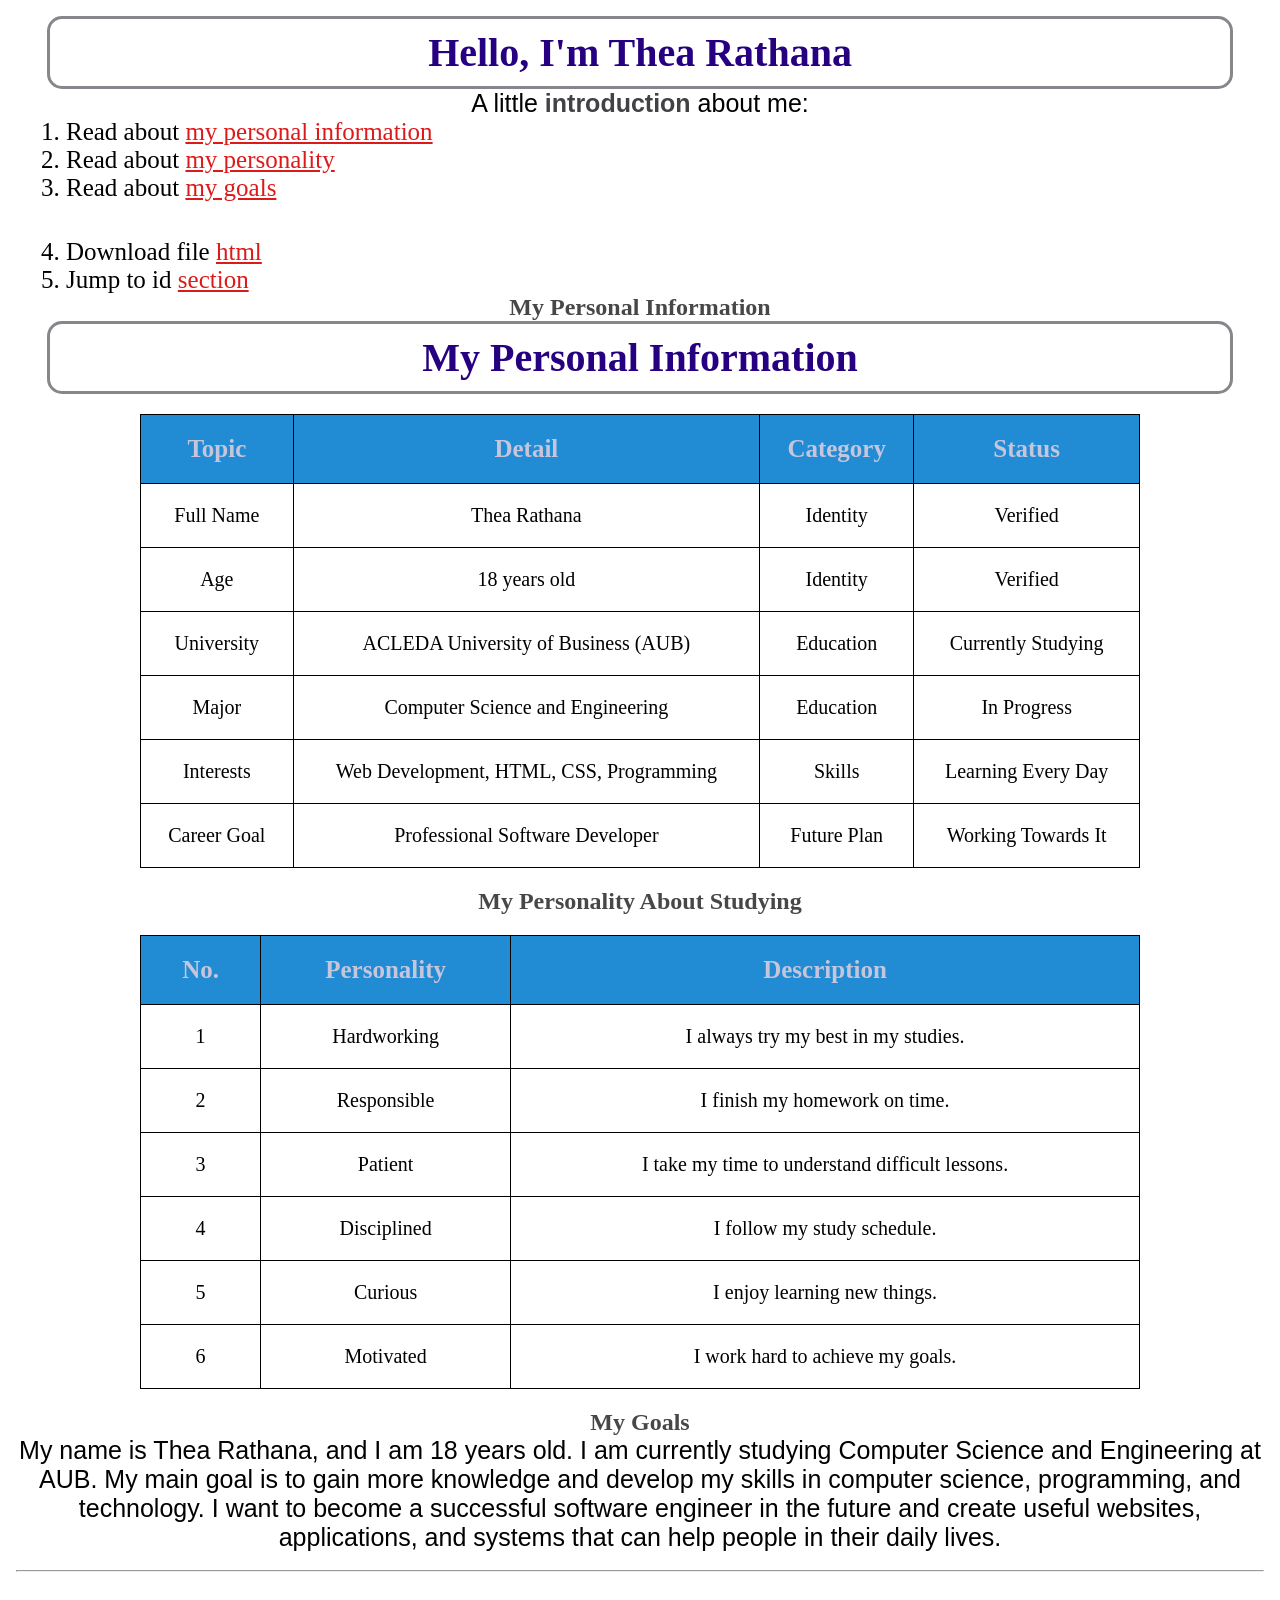
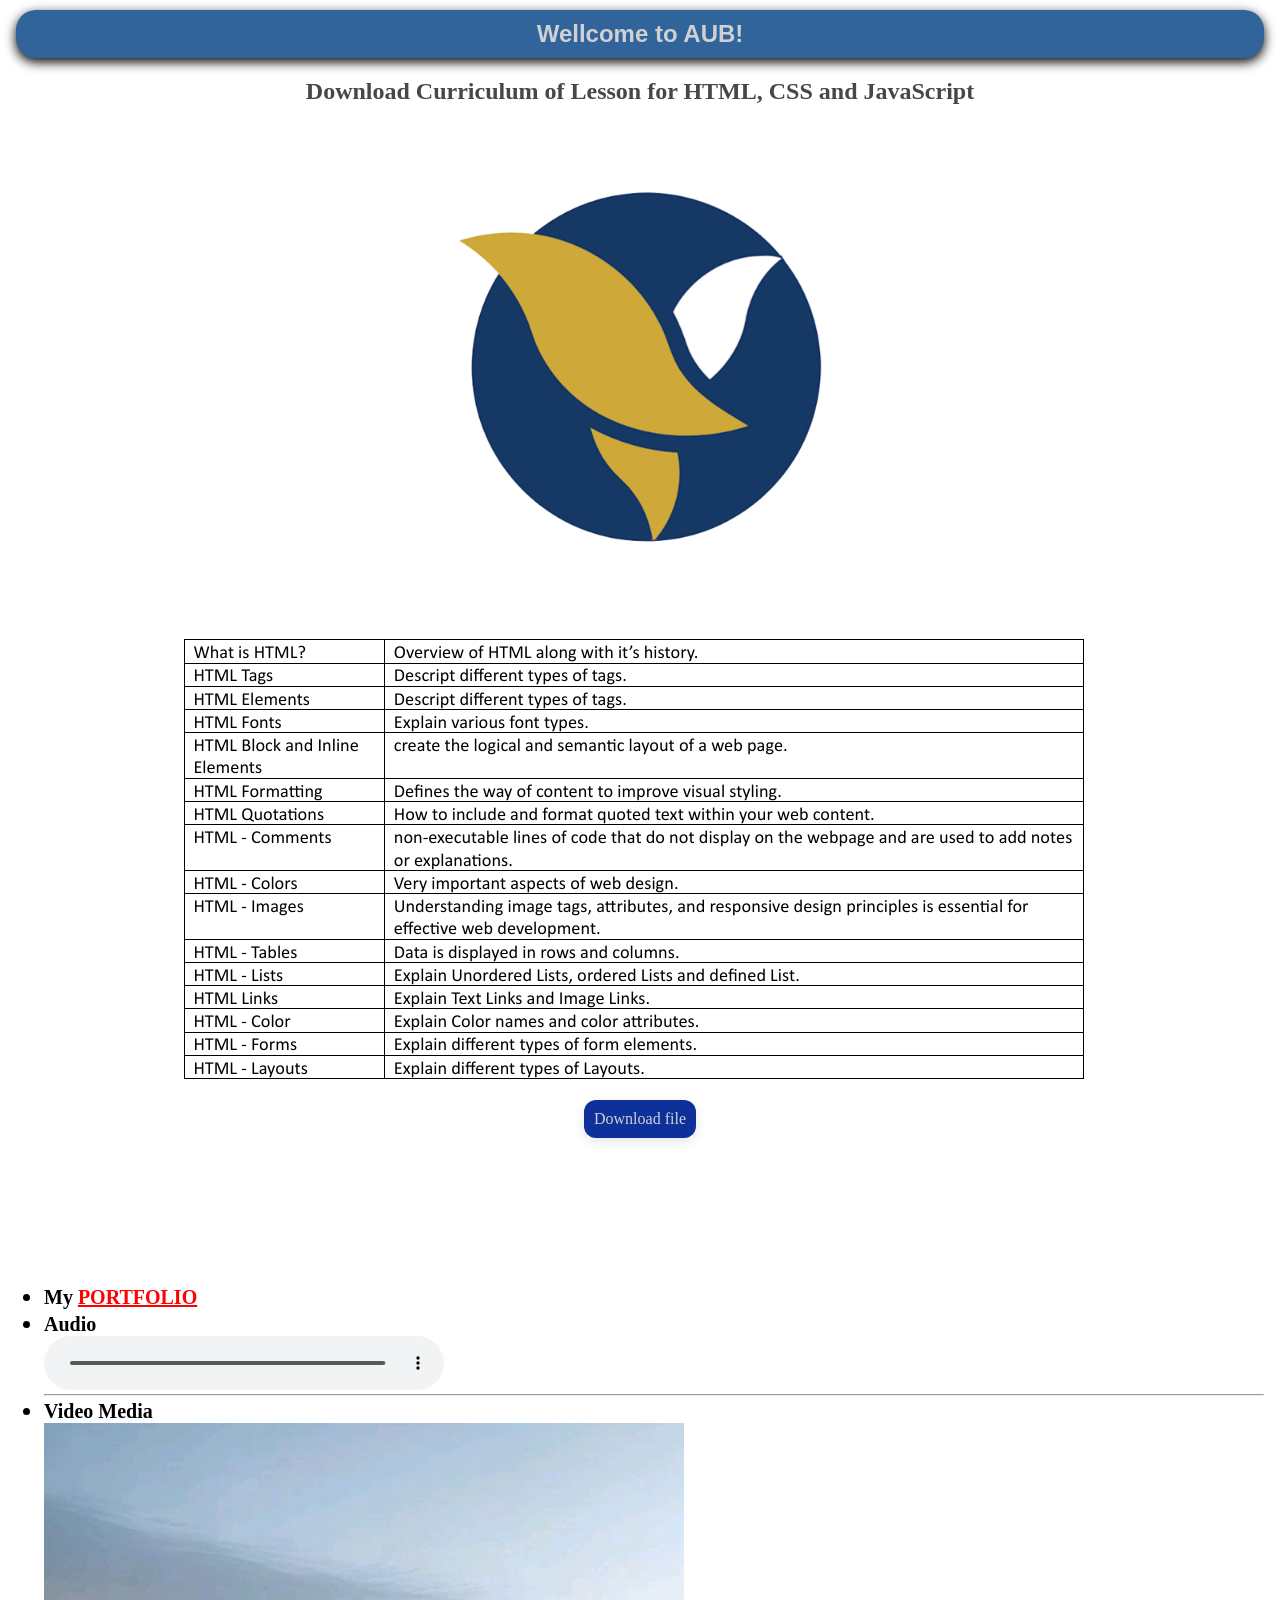
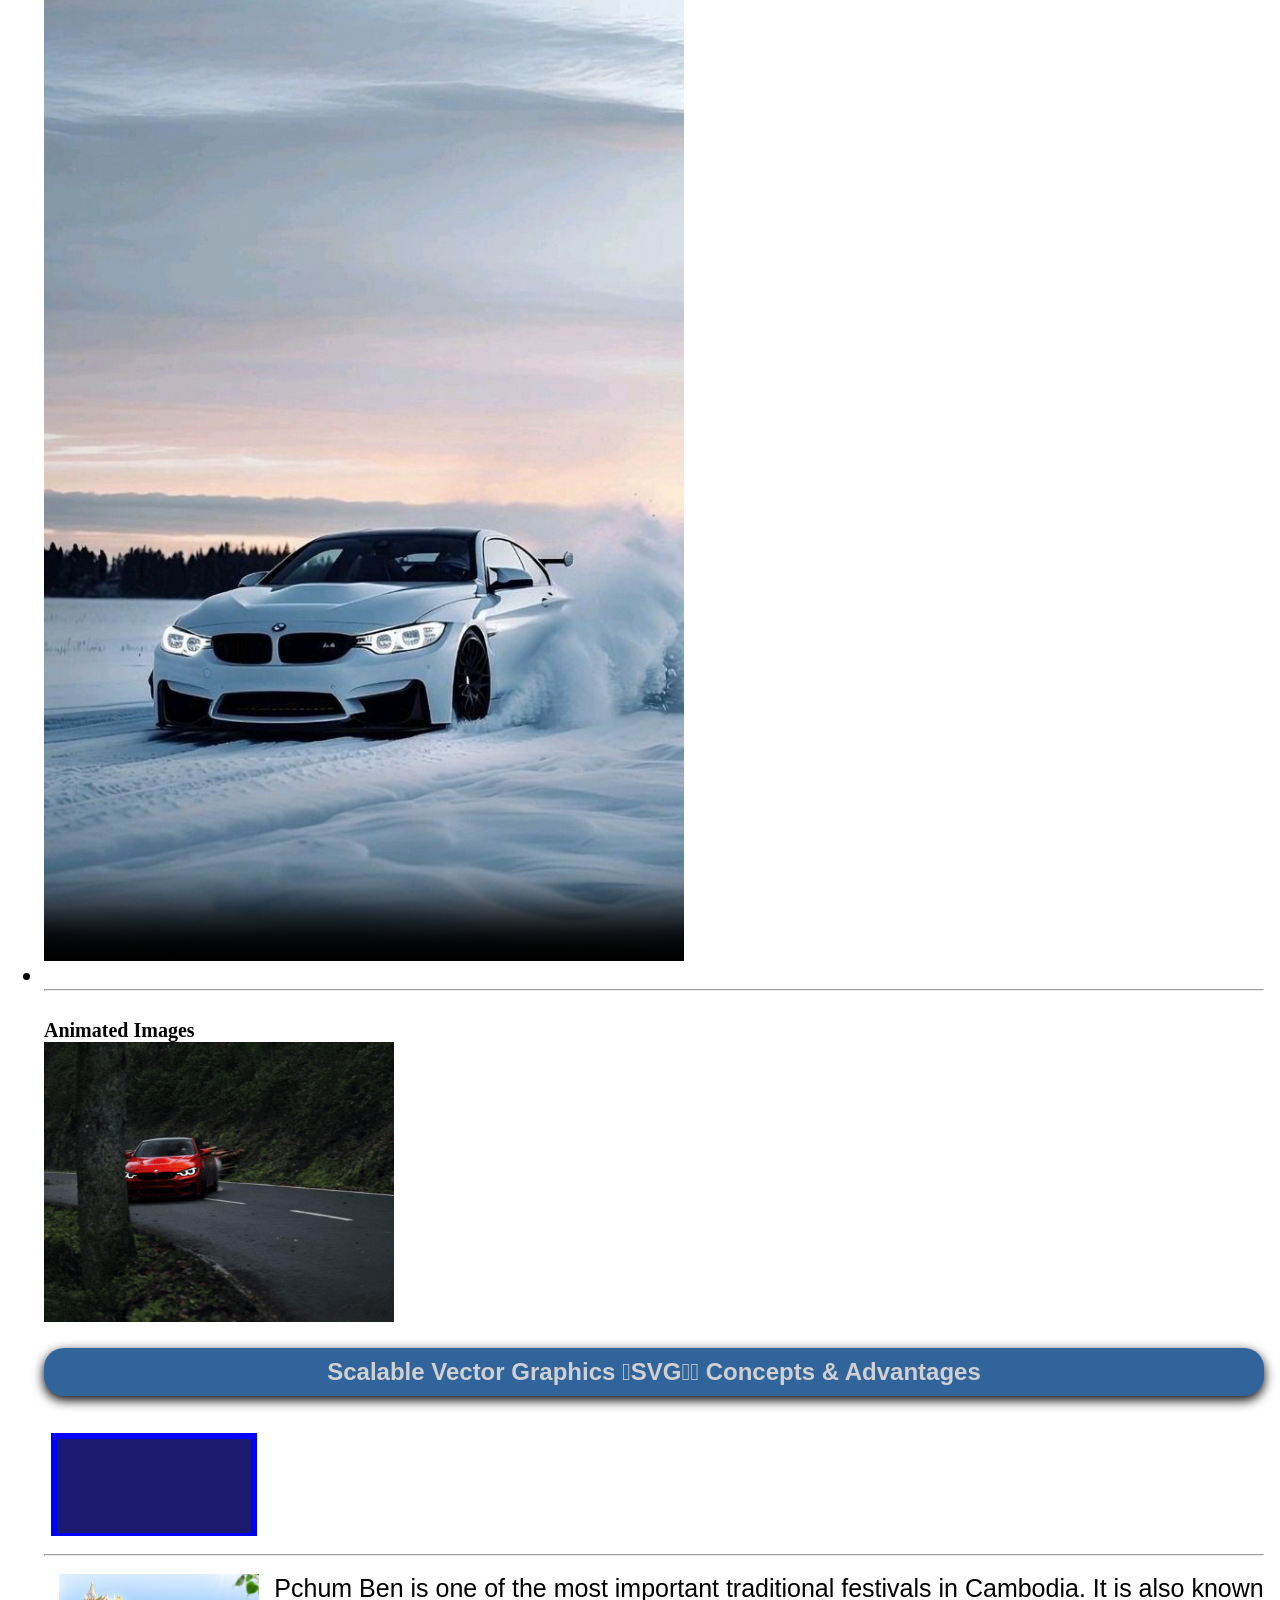
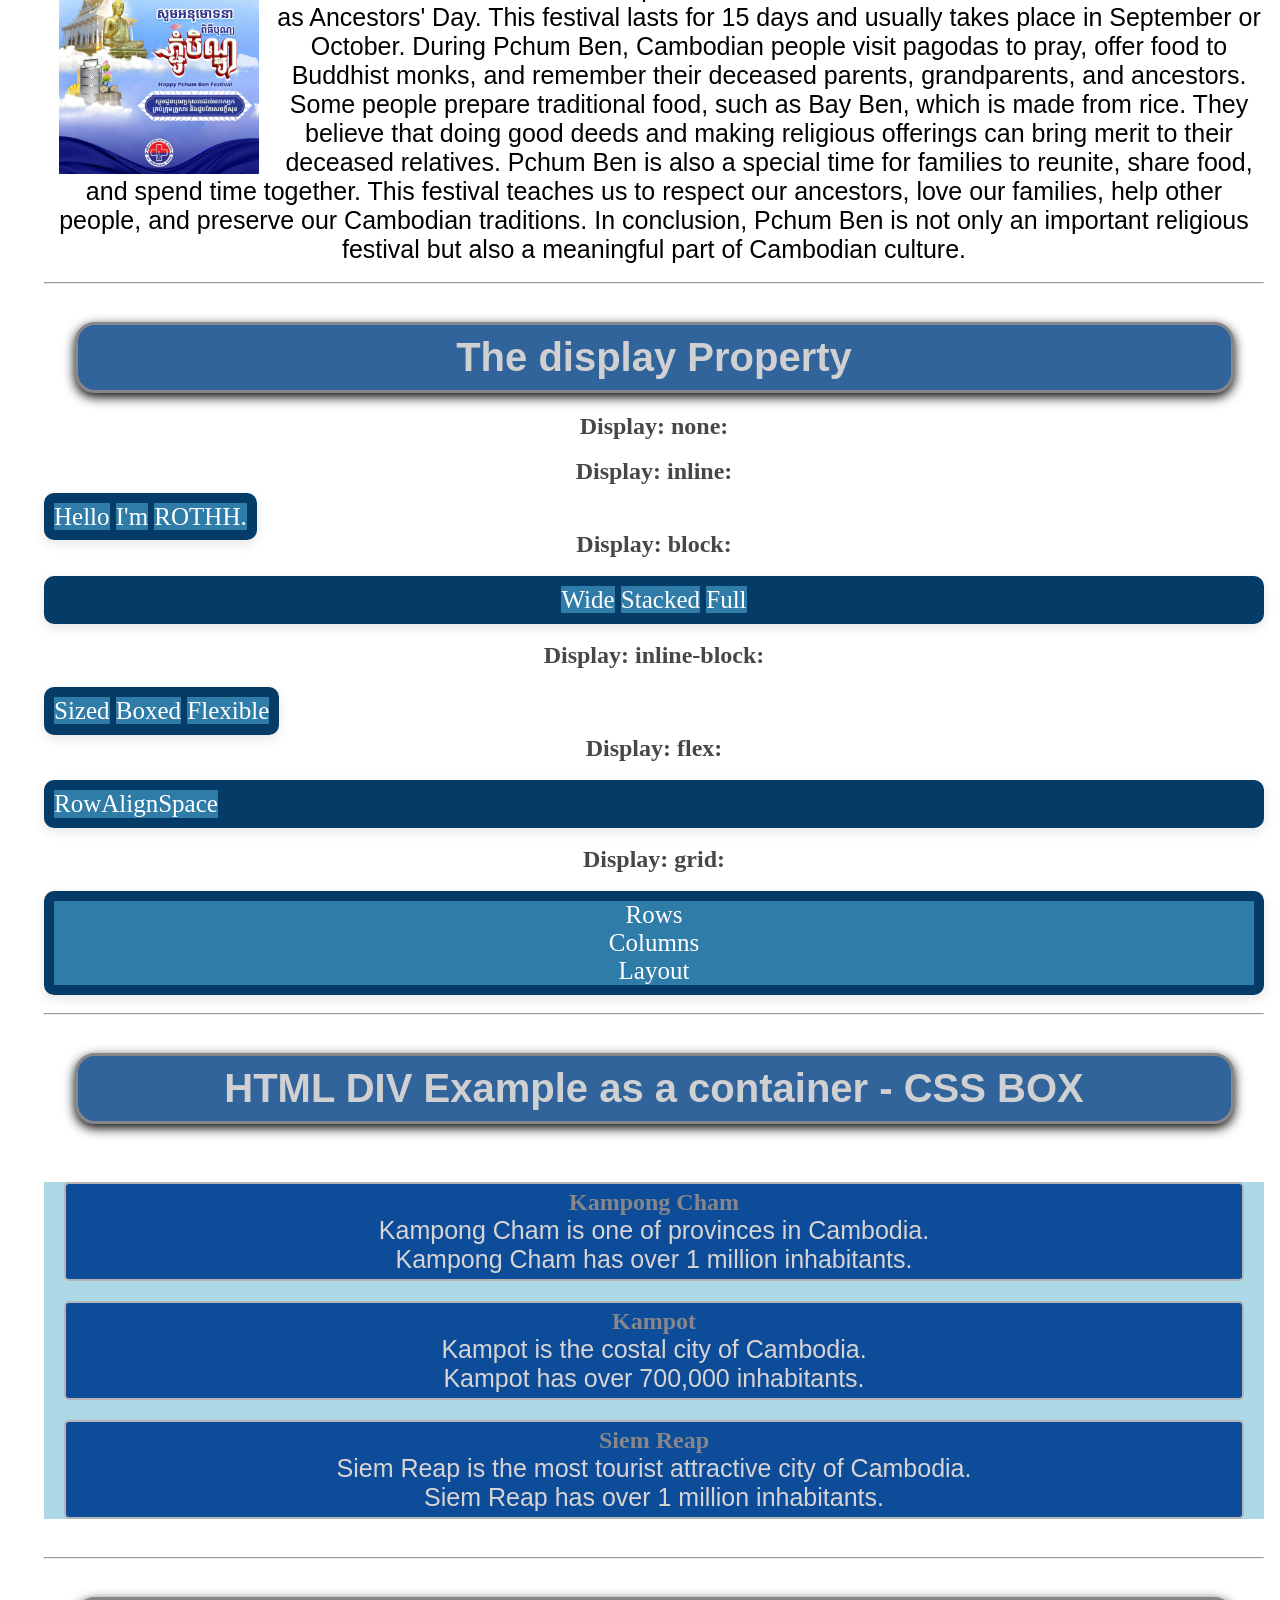
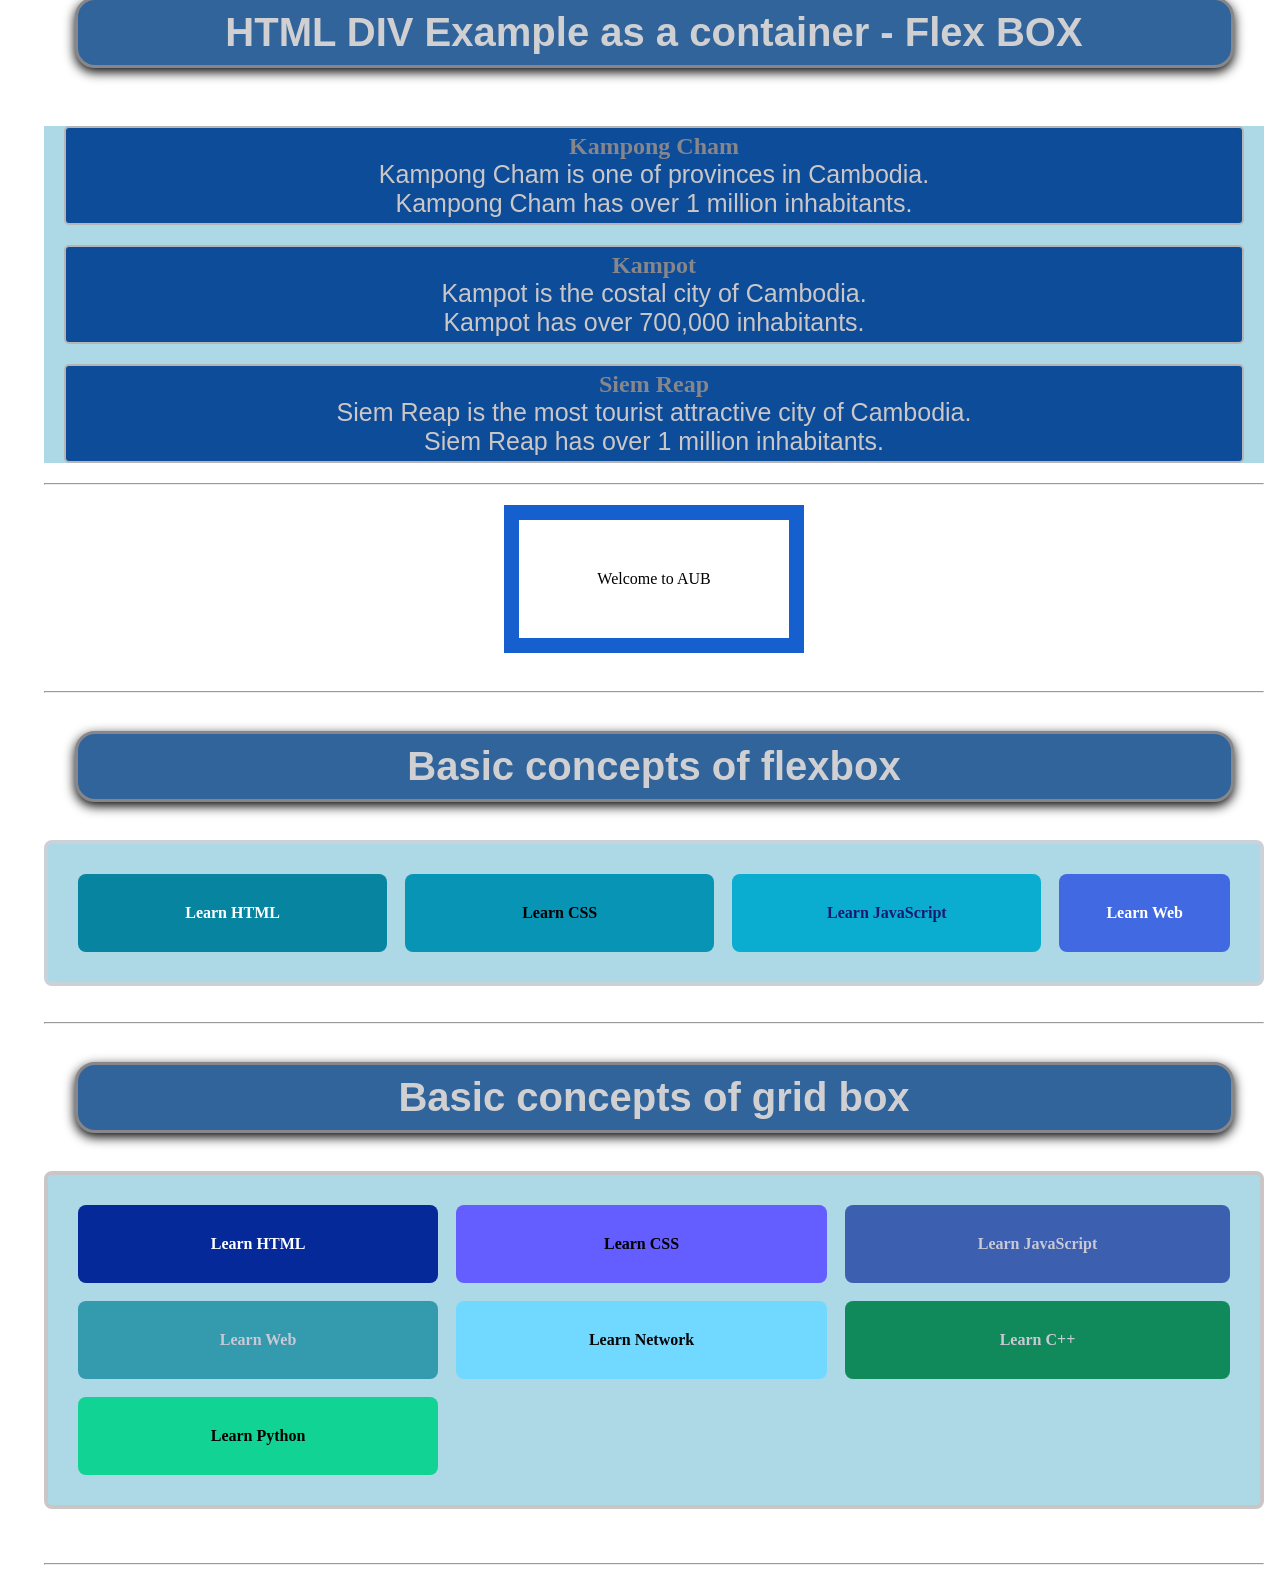
<file: index.html>
<!DOCTYPE html>
<html lang="en">

<head>
    <meta charset="UTF-8">
    <meta name="viewport" content="width=device-width, initial-scale=1.0">
    <title>Student AUB Project</title>
    <style>
        html,
        body {
            scroll-behavior: smooth;
        }

        table,
        td,
        th {
            border: 1px solid #000000;
            border-collapse: collapse;
            text-align: center;


        }

        h2 {
            text-align: center;
            color: black;
        }

        th {
            background-color: oklch(61.737% 0.1421 244.5);

        }

        #class1 {
            text-align: center;
        }
    </style>
    <link rel="stylesheet" href="thea.css">
    <link rel="icon" href="AUB.png">


</head>

<body>

    <div>
        <h1>Hello, I'm Thea Rathana</h1>
        <div>
            <p>A little <b>introduction</b> about me:</p>
            <ol>
                <li>Read about <a href="#info">my personal information</a></li>
                <li>Read about <a href="#infor">my personality</a></li>
                <li>Read about <a href="#inforn">my goals</a></li> <br> <br>
                <li>Download file <a href="#img2">html</a></li>
                <li>Jump to id <a href="#yes5">section</a></li>

            </ol>
        </div>
        <h2 id="info">My Personal Information</h2>
        <div>
            <h1 id="info" class="center-col">My Personal Information</h1>
            <table class="int">
                <thead>
                    <tr class="background">
                        <th>Topic</th>
                        <th>Detail</th>
                        <th>Category</th>
                        <th>Status</th>
                    </tr>
                </thead>
                <tbody>
                    <tr>
                        <td>Full Name</td>
                        <td>Thea Rathana</td>
                        <td>Identity</td>
                        <td>Verified</td>
                    </tr>
                    <tr>
                        <td>Age</td>
                        <td>18 years old</td>
                        <td>Identity</td>
                        <td>Verified</td>
                    </tr>
                    <tr>
                        <td>University</td>
                        <td>ACLEDA University of Business (AUB)</td>
                        <td>Education</td>
                        <td>Currently Studying</td>
                    </tr>
                    <tr>
                        <td>Major</td>
                        <td>Computer Science and Engineering</td>
                        <td>Education</td>
                        <td>In Progress</td>
                    </tr>
                    <tr>
                        <td>Interests</td>
                        <td>Web Development, HTML, CSS, Programming</td>
                        <td>Skills</td>
                        <td>Learning Every Day</td>
                    </tr>
                    <tr>
                        <td>Career Goal</td>
                        <td>Professional Software Developer</td>
                        <td>Future Plan</td>
                        <td>Working Towards It</td>
                    </tr>
                </tbody>
            </table>
        </div>




        <h2 id="infor">My Personality About Studying</h2>
        <table>
            <tr>
                <th>No.</th>
                <th>Personality</th>
                <th>Description</th>
            </tr>
            <tr>
                <td>1</td>
                <td>Hardworking</td>
                <td>I always try my best in my studies.</td>
            </tr>
            <tr>
                <td>2</td>
                <td>Responsible</td>
                <td>I finish my homework on time.</td>
            </tr>
            <tr>
                <td>3</td>
                <td>Patient</td>
                <td>I take my time to understand difficult lessons.</td>
            </tr>
            <tr>
                <td>4</td>
                <td>Disciplined</td>
                <td>I follow my study schedule.</td>
            </tr>
            <tr>
                <td>5</td>
                <td>Curious</td>
                <td>I enjoy learning new things.</td>
            </tr>
            <tr>
                <td>6</td>
                <td>Motivated</td>
                <td>I work hard to achieve my goals.</td>
            </tr>
        </table>

        <h2 id="inforn">My Goals</h2>
        <p class="inner">My name is Thea Rathana, and I am 18 years old. I am currently studying Computer Science and
            Engineering at
            AUB. My main goal is to gain more knowledge and develop my skills in computer science, programming, and
            technology. I want to become a successful software engineer in the future and create useful websites,
            applications, and systems that can help people in their daily lives.</p>
        <br>
        <hr>
        <br>


    </div>
    <h2 id="class3">Wellcome to AUB!</h2>
    <h2>Download Curriculum of Lesson for HTML, CSS and JavaScript</h2>
    <div id="img2">
        <img id="img" src="AUB.png" alt="aub"><img src="HTML.png" alt="html">
        <a class="yes2" href="file.pdf" download>Download file</a>
    </div>
    <div id="class1">
        <br><br><br><br>
    </div>
    <ul>
        <li>
            <h3 id="yes5">My <a class="yes1" href="basic.html">PORTFOLIO</a></h3>

        <li>
            <h3>Audio</h3>
        </li>

        <audio controls preload="metadata" style="width: 100%; max-width: 400px;">
            <source src="iphone.mp3" type="audio/mpeg"> Your browser does not support audio.
        </audio>

        </li>
        <hr>
        <li>
            <h3>Video Media</h3>

            <video width="640" height="360" poster="car1.png" controls
                style="width: 100%; max-width: 640px; height: auto;">
                <source src="car.mp4" type="video/mp4">
            </video>

        </li>
        <li>
            <br>
            <hr>
            <br>

            <h3>Animated Images</h3>
            <img src="caar.gif" alt="Computer man" style="width: min(100%, 350px); height: auto;">
        </li>


        <h2 id="class3">Scalable Vector Graphics SVG Concepts & Advantages</h2>

        <svg width="400" height="120">
            <rect x="10" y="20" width="200" height="100" stroke="blue" stroke-width="6" fill="midnightblue" />
        </svg>
        <br>
        <hr>
        <br>
        <div>
            <img class="img" src="pchom.png" alt="pchom ben">
            <p>

                Pchum Ben is one of the most important traditional festivals in Cambodia. It is also known as Ancestors'
                Day. This festival lasts for 15 days and usually takes place in September or October. During Pchum Ben,
                Cambodian people visit pagodas to pray, offer food to Buddhist monks, and remember their deceased
                parents, grandparents, and ancestors. Some people prepare traditional food, such as Bay Ben, which is
                made from rice. They believe that doing good deeds and making religious offerings can bring merit to
                their deceased relatives. Pchum Ben is also a special time for families to reunite, share food, and
                spend time together. This festival teaches us to respect our ancestors, love our families, help other
                people, and preserve our Cambodian traditions. In conclusion, Pchum Ben is not only an important
                religious festival but also a meaningful part of Cambodian culture.
            </p>
        </div>
        <br>
        <hr>
        <br>
        <h1 id="class3">The display Property</h1>

        <h2>Display: none:</h2><br>
        <div>
            <p class="ex1">
                <span>Text 1</span>
                <span>Text 2</span>
                <span>Text 3</span>
            </p>

            <h2>Display: inline:</h2><br>
            <p class="ex2">
                <span>Hello</span>
                <span>I'm</span>
                <span>ROTHH.</span>
            </p>

            <h2>Display: block:</h2><br>
            <p class="ex3">
                <span>Wide</span>
                <span>Stacked</span>
                <span>Full</span>
            </p>
            <br>

            <h2>Display: inline-block:</h2><br>
            <p class="ex4">
                <span>Sized</span>
                <span>Boxed</span>
                <span>Flexible</span>
            </p><br>

            <h2>Display: flex:</h2><br>
            <p class="ex5">
                <span>Row</span>
                <span>Align</span>
                <span>Space</span>
            </p><br>

            <h2>Display: grid:</h2><br>
            <p class="ex6">
                <span>Rows</span>
                <span>Columns</span>
                <span>Layout</span>
            </p>
        </div>
        <br>
        <hr>
        <br>
        <h1 id="class3">HTML DIV Example as a container - CSS BOX </h1><br>
        <div style="background: lightblue;">
            <div class="city">
                <h2 class="color1">Kampong Cham</h2>
                <p>Kampong Cham is one of provinces in Cambodia.</p>
                <p>Kampong Cham has over 1 million inhabitants.</p>
            </div>

            <div class="city">
                <h2 class="color1">Kampot</h2>
                <p>Kampot is the costal city of Cambodia.</p>
                <p>Kampot has over 700,000 inhabitants.</p>
            </div>

            <div class="city">
                <h2 class="color1">Siem Reap</h2>
                <p>Siem Reap is the most tourist attractive city of Cambodia.</p>
                <p>Siem Reap has over 1 million inhabitants.</p>
            </div>
        </div>
        <br>
        <hr>
        <br>


        <h1 id="class3">HTML DIV Example as a container - Flex BOX </h1><br>
        <div style="background: lightblue;">
            <div class="flexbox">
                <h2 class="color1">Kampong Cham</h2>
                <p>Kampong Cham is one of provinces in Cambodia.</p>
                <p>Kampong Cham has over 1 million inhabitants.</p>
            </div>

            <div class="flexbox">
                <h2 class="color1">Kampot</h2>
                <p>Kampot is the costal city of Cambodia.</p>
                <p>Kampot has over 700,000 inhabitants.</p>
            </div>

            <div class="flexbox">
                <h2 class="color1">Siem Reap</h2>
                <p>Siem Reap is the most tourist attractive city of Cambodia.</p>
                <p>Siem Reap has over 1 million inhabitants.</p>
            </div>
        </div>
        <hr>
        <div id="box">Welcome to AUB </div>
        <br>
        <hr>
        <br>

        <h1 id="class3">Basic concepts of flexbox</h1><br>
        <div class="box">
            <div class="item html">Learn HTML</div>
            <div class="item css">Learn CSS</div>
            <div class="item javaScript">Learn JavaScript</div>
            <div class="item web">Learn Web</div>
        </div>
        <br><br>
        <hr>
        <br>

        <h1 id="class3">Basic concepts of grid box</h1><br>
        <div class=" gridbox">
            <div class="item htm">Learn HTML</div>
            <div class="item csa">Learn CSS</div>
            <div class="item javaScrip">Learn JavaScript</div>
            <div class="item wei">Learn Web</div>
            <div class="item net">Learn Network</div>
            <div class="item c">Learn C++</div>
            <div class="item python">Learn Python</div>
        </div>
        <br><br><br><br>
        <hr>
</body>
</file>
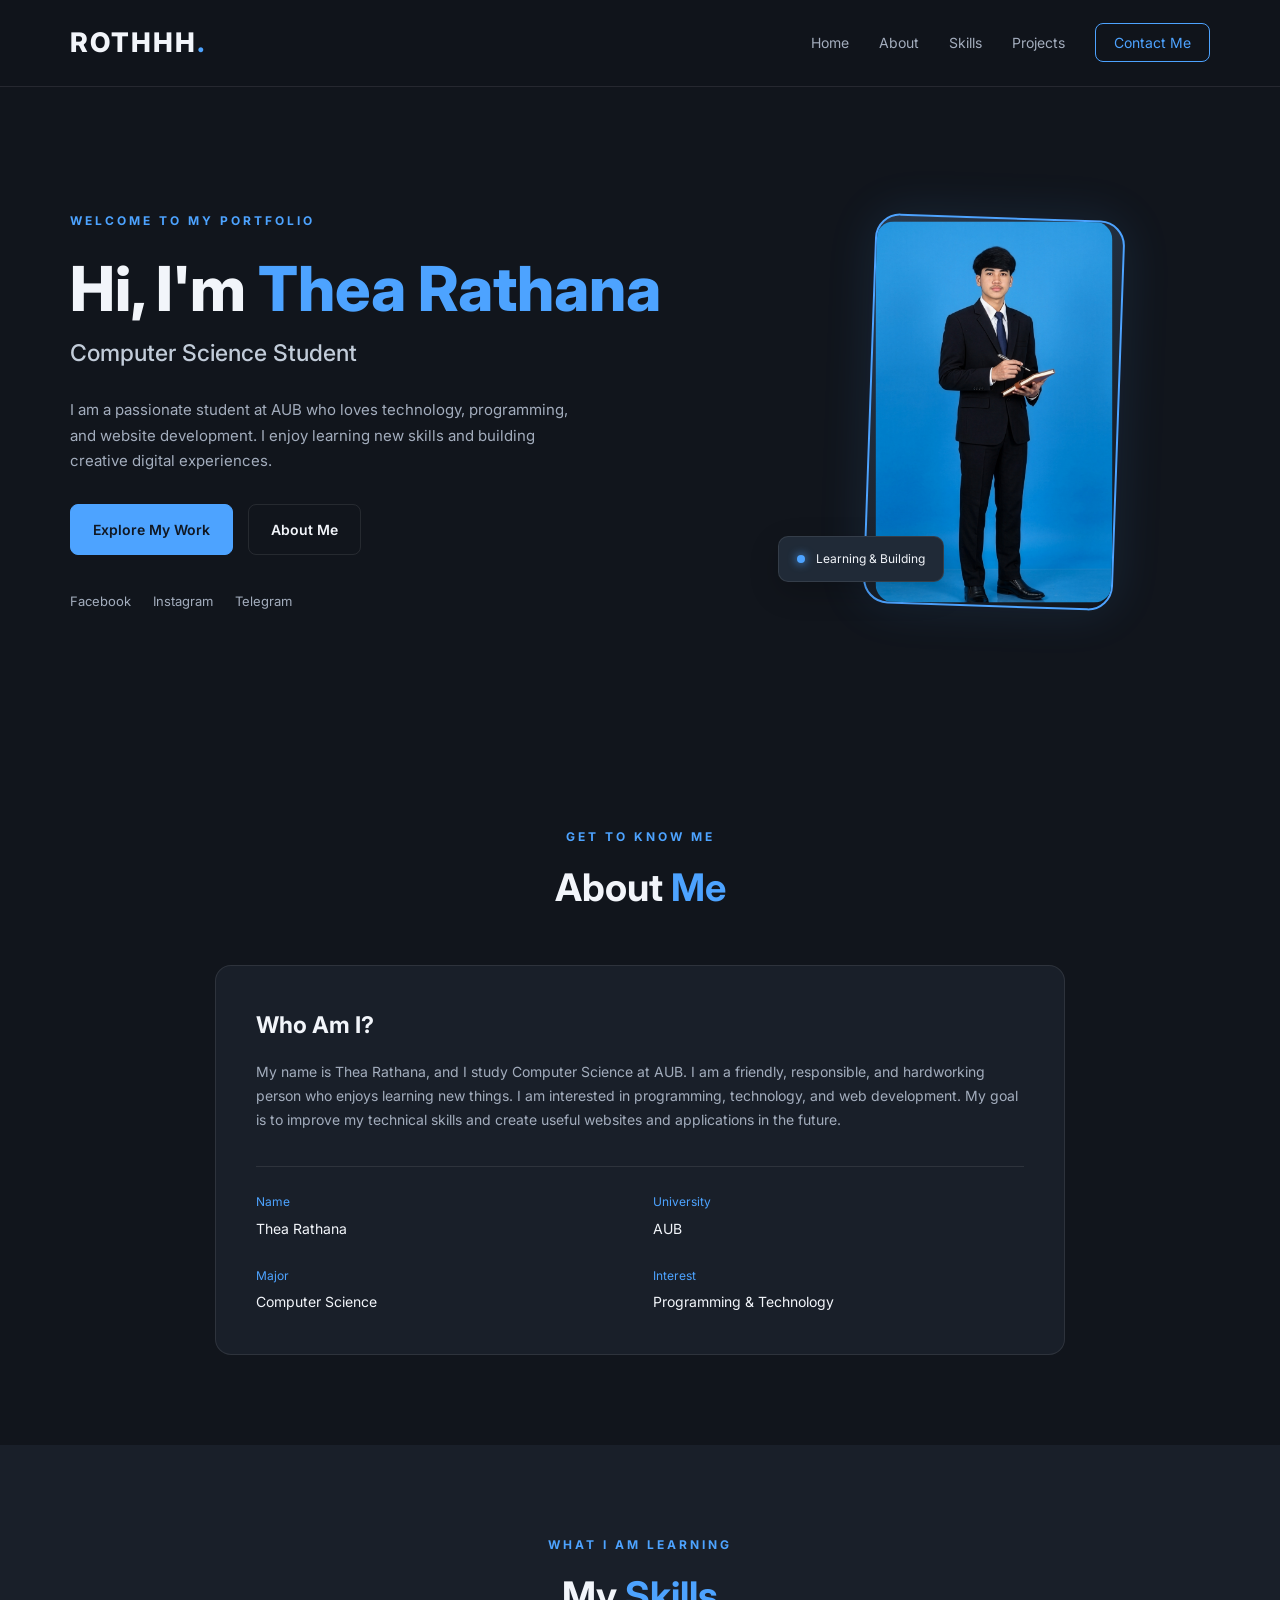
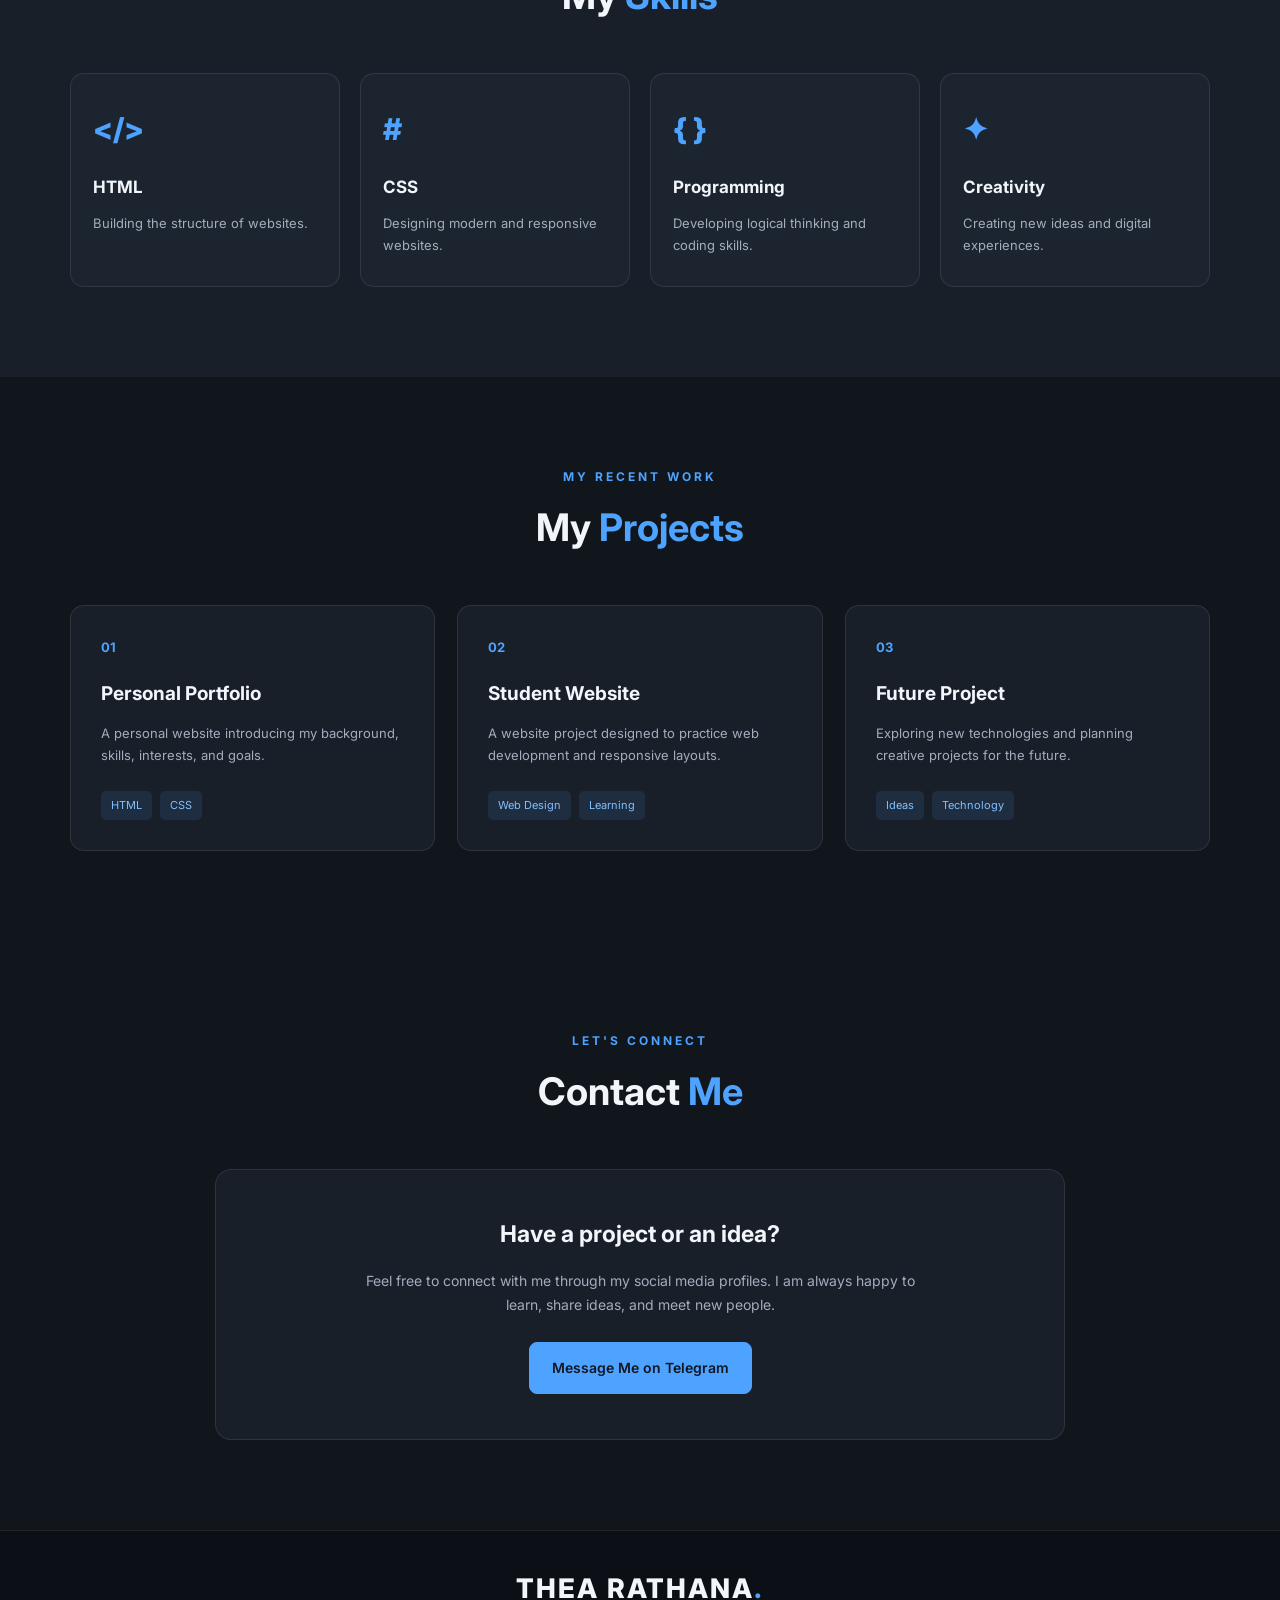
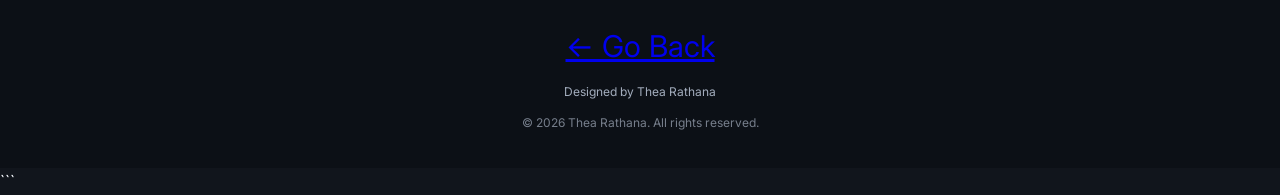
<file: basic.html>
<!DOCTYPE html>
<html lang="en">

<head>
    <meta charset="UTF-8">
    <meta name="viewport" content="width=device-width, initial-scale=1.0">
    <title>Thea Rathana | Portfolio</title>
    <link rel="stylesheet" href="basic.css">
    <meta name="description" content="Portfolio of Thea Rathana, web developer and designer.">
    <meta name="viewport" content="width=device-width, initial-scale=1">
</head>

<body>

    <!-- Navigation -->
    <header>
        <nav class="navbar">
            <a href="#" class="logo">ROTHHH<span>.</span></a>

            <ul class="nav-links">
                <li><a href="#home">Home</a></li>
                <li><a href="#about">About</a></li>
                <li><a href="#skills">Skills</a></li>
                <li><a href="#projects">Projects</a></li>
                <li><a href="#contact" class="contact-btn">Contact Me</a></li>
            </ul>
        </nav>
    </header>

    <!-- Home Section -->
    <section class="hero" id="home">

        <div class="hero-content">
            <p class="welcome">WELCOME TO MY PORTFOLIO</p>

            <h1>Hi, I'm <span>Thea Rathana</span></h1>

            <h2>Computer Science Student</h2>

            <p class="description">
                I am a passionate student at AUB who loves technology,
                programming, and website development. I enjoy learning
                new skills and building creative digital experiences.
            </p>

            <div class="hero-buttons">
                <a href="#projects" class="primary-btn">Explore My Work</a>
                <a href="#about" class="secondary-btn">About Me</a>
            </div>

            <div class="social-links">
                <a href="https://www.facebook.com/share/1DpBVFzyyz/?mibextid=wwXIfr" target="_blank">Facebook</a>
                <a href="https://www.instagram.com/roth_4nov?cplk=dm1seHZwNWxrZ3p1&utm_source=qr"
                    target="_blank">Instagram</a>
                <a href="https://t.me/Roth_411" target="_blank">Telegram</a>
            </div>
        </div>

        <div class="hero-image">
            <div class="image-frame">
                <!-- Replace profile.jpg with your picture -->
                <img src="Firefly.jpg" alt="Thea Rathana Profile Picture">
            </div>

            <div class="floating-card">
                <span class="status-dot"></span>
                Learning & Building
            </div>
        </div>

    </section>

    <!-- About Section -->
    <section class="section" id="about">
        <div class="section-heading">
            <p>GET TO KNOW ME</p>
            <h2>About <span>Me</span></h2>
        </div>

        <div class="about-card">
            <h3>Who Am I?</h3>

            <p>
                My name is Thea Rathana, and I study Computer Science
                at AUB. I am a friendly, responsible, and hardworking
                person who enjoys learning new things. I am interested
                in programming, technology, and web development.
                My goal is to improve my technical skills and create
                useful websites and applications in the future.
            </p>

            <div class="about-info">
                <div>
                    <span class="info-label">Name</span>
                    <span>Thea Rathana</span>
                </div>

                <div>
                    <span class="info-label">University</span>
                    <span>AUB</span>
                </div>

                <div>
                    <span class="info-label">Major</span>
                    <span>Computer Science</span>
                </div>

                <div>
                    <span class="info-label">Interest</span>
                    <span>Programming & Technology</span>
                </div>
            </div>
        </div>
    </section>

    <!-- Skills Section -->
    <section class="section skills-section" id="skills">
        <div class="section-heading">
            <p>WHAT I AM LEARNING</p>
            <h2>My <span>Skills</span></h2>
        </div>

        <div class="skills-grid">

            <div class="skill-card">
                <div class="skill-icon">&lt;/&gt;</div>
                <h3>HTML</h3>
                <p>Building the structure of websites.</p>
            </div>

            <div class="skill-card">
                <div class="skill-icon">#</div>
                <h3>CSS</h3>
                <p>Designing modern and responsive websites.</p>
            </div>

            <div class="skill-card">
                <div class="skill-icon">{ }</div>
                <h3>Programming</h3>
                <p>Developing logical thinking and coding skills.</p>
            </div>

            <div class="skill-card">
                <div class="skill-icon">✦</div>
                <h3>Creativity</h3>
                <p>Creating new ideas and digital experiences.</p>
            </div>

        </div>
    </section>

    <!-- Projects Section -->
    <section class="section" id="projects">
        <div class="section-heading">
            <p>MY RECENT WORK</p>
            <h2>My <span>Projects</span></h2>
        </div>

        <div class="projects-grid">

            <div class="project-card">
                <div class="project-number">01</div>
                <h3>Personal Portfolio</h3>
                <p>
                    A personal website introducing my background,
                    skills, interests, and goals.
                </p>
                <div class="tags">
                    <span>HTML</span>
                    <span>CSS</span>
                </div>
            </div>

            <div class="project-card">
                <div class="project-number">02</div>
                <h3>Student Website</h3>
                <p>
                    A website project designed to practice
                    web development and responsive layouts.
                </p>
                <div class="tags">
                    <span>Web Design</span>
                    <span>Learning</span>
                </div>
            </div>

            <div class="project-card">
                <div class="project-number">03</div>
                <h3>Future Project</h3>
                <p>
                    Exploring new technologies and planning
                    creative projects for the future.
                </p>
                <div class="tags">
                    <span>Ideas</span>
                    <span>Technology</span>
                </div>
            </div>

        </div>
    </section>

    <!-- Contact Section -->
    <section class="section contact-section" id="contact">
        <div class="section-heading">
            <p>LET'S CONNECT</p>
            <h2>Contact <span>Me</span></h2>
        </div>

        <div class="contact-card">
            <h3>Have a project or an idea?</h3>

            <p>
                Feel free to connect with me through my social
                media profiles. I am always happy to learn,
                share ideas, and meet new people.
            </p>

            <a href="https://t.me/Roth_411" target="_blank" class="primary-btn">
                Message Me on Telegram
            </a>
        </div>
    </section>

    <!-- Footer -->
    <footer>
        <a href="#home" class="logo">THEA RATHANA<span>.</span></a>

        <a id="yes" href="index.html" class="btn">← Go Back</a>

        <p>Designed by Thea Rathana</p>

        <p class="copyright">
            &copy; 2026 Thea Rathana. All rights reserved.
        </p>
    </footer>

</body>

</html>
```
</file>
<file: thea.css>
p {
    font-size: 25px;
    text-align: center;
    font-family: 'Segoe UI', Tahoma, Geneva, Verdana, sans-serif;
}

h1 {
    border: 3px solid #87868b;
    text-align: center;
    padding: 10px;
    font-size: 40px;
    color: hwb(258 0% 50%);
    width: 95%;
    margin: auto;
    border-radius: 15px;
    bottom: 50px;


}

b {
    color: hsl(260, 2%, 26%);
}

th {
    color: lch(80.13% 11.73 291.22);
    font-size: 25px;
}

td {
    font-size: 20px;
}

h2 {
    text-decoration: underline;
}

li {
    font-size: 25px;
}

#img {
    float: left;
    margin-left: 18px;
    margin-right: 50px;
    width: 400px;
    height: 500px;
}

#img2 {
    margin: auto;
    border-radius: 20px;
}

#class1 {
    text-align: center;
    display: inline-block;
    margin: 20px auto;
    font-size: 20px;
    color: black;
    justify-content: center;
    width: 100%;




}

.wrap {
    font-synthesis-position: auto;
    color: rgb(242, 242, 242);
    padding: 10px 30px;
    border: 3px solid black;
    text-decoration: none;
    border-radius: 20px;
    background-color: #10078f;
    text-decoration: underline;
}

#class3 {
    font-synthesis-position: auto;
    color: lab(83.53% 0.37 -1);
    padding: 10px 30px;
    box-shadow: 0 4px 12px rgba(1, 0, 0, 1.1);
    text-decoration: none;
    border-radius: 20px;
    background-color: lch(40.83% 36.12 264.81);
    margin: 20px auto;
    font-family: 'Segoe UI', Tahoma, Geneva, Verdana, sans-serif;
}

h3 {
    font-size: 20px;
    font-family: Georgia, 'Times New Roman', Times, serif;

}

.yes1 {
    color: hsl(0, 100%, 50%);
}

/* Keep the student page readable on narrow phone screens and wide laptops. */
* {
    box-sizing: border-box;
}

body {
    margin: 0;
    padding: 16px;
    overflow-wrap: anywhere;
}

table {
    width: min(100%, 1000px);
    margin: 20px auto;
    table-layout: auto;
}

table th,
table td {
    padding: clamp(8px, 2vw, 20px);
    overflow-wrap: anywhere;
}

#img2 {
    display: flex;
    align-items: center;
    justify-content: center;
    flex-wrap: wrap;
    gap: 16px;
    padding: 12px;
}

#img2 img,
video,
svg {
    display: block;
    max-width: 100%;
    height: auto;
}

#img {
    float: none;
    width: min(100%, 400px);
    height: auto;
    margin: 0;
}

body>ul {
    padding-left: 28px;
}

@media (max-width: 600px) {
    body {
        padding: 12px;
    }

    h1 {
        width: 100%;
        font-size: clamp(28px, 8vw, 40px);
    }

    p,
    li {
        font-size: 18px;
    }

    th {
        font-size: 16px;
    }

    td {
        font-size: 15px;
    }

    table th,
    table td {
        padding: 8px 5px;
    }

    #class3 {
        padding: 10px;
        font-size: 20px;
    }

    #yes {
        font-size: 22px;
    }
}

.yes2 {
    text-decoration: none;
    color: rgb(210, 210, 210);
    box-shadow: 0 4px 12px rgba(1, 0, 0, 0.1);
    padding: 10px;
    border-radius: 12px;
    margin-left: 10%;
    margin-right: 10%;
    background: oklab(36.994% -0.01692 -0.17644);

}

a:hover {
    color: hsl(0, 0%, 10%);
}

a {
    color: oklab(57.18600000000001% 0.19659 0.10515);


}

.img {

    float: left;
    margin-left: 15px;
    margin-right: 15px;
    width: 200px;
    height: 200px;
}

.ex1,
.ex2,
.ex3,
.ex4,
.ex5,
.ex6 {
    background-color: hsl(206, 92%, 21%);
    padding: 10px;
    font-family: 'Times New Roman', Times, serif;
    box-shadow: 0 4px 12px rgba(1, 0, 0, 0.1);
    border-radius: 10px;

}

span {

    background-color: lch(48.92% 33.46 247.46);
    color: white;
}

p.ex1 {
    display: none;
}

p.ex2 {
    display: inline;
}

p.ex3 {
    display: block;
}

p.ex4 {
    display: inline-block;
}

p.ex5 {
    display: flex;
}

p.ex6 {
    display: grid;
}

h2 {
    text-decoration: none;
    color: hsl(0, 1%, 28%);

}

.city {
    background-color: oklch(42.62% 0.13995 256.763);
    color: hsl(0, 6%, 84%);
    border: 2px solid hwb(0 71% 29%);
    margin: 20px;
    padding: 5px;
    text-align: center;
    border-radius: 5px;

}

.color1 {
    color: #87868b;
}


.flexbox {
    background-color: oklch(42.62% 0.13995 256.763);
    color: hwb(0 78% 20%);
    border: 2px solid hwb(0 71% 29%);
    border-radius: 5px;
    margin: 20px;
    padding: 5px;
    text-align: center;
    display: flex;
    flex-direction: column;
    align-items: center;
}

#box {
    width: 300px;
    border: 15px solid #155fce;
    padding: 50px;
    margin: 20px auto;
    box-sizing: border-box;
    text-align: center;
}

* {
    margin: 0;
    padding: 0;
    box-sizing: border-box;
}

.box {
    /*width: 800px;*/
    /*height: 100px;*/
    /*max-width: 900px;*/
    width: 100%;
    border: 4px solid oklab(85.736% -0.00463 -0.01156);
    border-radius: 8px;
    display: flex;
    flex-direction: row;
    justify-content: space-around;
    gap: 18px;
    background: lightblue;
    padding: 30px;
    flex-wrap: wrap;
    align-items: center;
}

.item {
    background: royalblue;
    color: white;
    font-size: 16px;
    font-weight: bold;
    padding: 30px 16px;
    border-radius: 8px;
    flex: 1;
    text-align: center;
    /*min-width: 80px;*/
}

.html {
    flex: 2;
    background: rgb(7, 132, 159);
    color: white;
}

.css {
    flex: 2;
    background: #0895b5;
    color: black;
}

.javaScript {
    flex: 2;
    background: #0aacd0;
    color: midnightblue;
}

.gridbox {
    width: 100%;
    border: 4px solid #cbc6c6;
    border-radius: 8px;
    /*display: grid;*/
    display: inline-grid;
    grid-template-columns: auto auto auto;
    /*grid-template-columns: repeat(4, 1fr);*/
    gap: 18px;
    background: lightblue;
    padding: 30px;
    /*flex-wrap: wrap;*/
    /*align-items: center;*/

}

.htm {
    flex: 2;
    background: #06299a;
    color: white;
}

.csa {
    flex: 2;
    background: lab(48.07% 39.34 -81.72);
    color: black;
}

.javaScrip {
    flex: 2;
    background: lab(40.96% 8 -47.6);
    color: hwb(240 79% 16%);
}

.wei {
    flex: 2;
    background: lch(58.43% 31.83 218.14);
    color: hwb(240 79% 16%);

}

.net {
    flex: 2;
    background: oklab(83.706% -0.07863 -0.07712);
    color: lab(1.12% 0.14 -0.38);
}

.c {
    flex: 2;
    background: oklab(56.065% -0.11548 0.04195);
    color: hwb(240 79% 16%);
}

.python {
    flex: 2;
    background: lch(75.2% 59.01 161.63);
    color: lab(0% 0 0);
}

ol {
    margin-left: 50px;
}
</file>
<file: basic.css>
/* Google Font */
@import url('https://fonts.googleapis.com/css2?family=Inter:wght@400;500;600;700;800&display=swap');

/* Reset */
* {
    margin: 0;
    padding: 0;
    box-sizing: border-box;
    scroll-behavior: smooth;
}

:root {
    --bg: #11151c;
    --bg-light: #191f29;
    --card: #1c2430;
    --blue: #4da3ff;
    --blue-light: #82c0ff;
    --text: #f2f5fa;
    --muted: #a3adbd;
    --border: rgba(255, 255, 255, 0.09);
}

body {
    font-family: 'Inter', sans-serif;
    background: var(--bg);
    color: var(--text);
    line-height: 1.7;
    overflow-x: hidden;
}

/* Navigation */
header {
    position: sticky;
    top: 0;
    z-index: 100;
    background: rgba(17, 21, 28, 0.9);
    backdrop-filter: blur(15px);
    border-bottom: 1px solid var(--border);
}

.navbar {
    max-width: 1200px;
    margin: auto;
    padding: 20px 30px;
    display: flex;
    align-items: center;
    justify-content: space-between;
}

.logo {
    color: var(--text);
    font-size: 27px;
    font-weight: 800;
    text-decoration: none;
    letter-spacing: 2px;
}

.logo span {
    color: var(--blue);
}

.nav-links {
    display: flex;
    align-items: center;
    gap: 30px;
    list-style: none;
}

.nav-links a {
    text-decoration: none;
    color: var(--muted);
    font-size: 14px;
    transition: 0.3s;
}

.nav-links a:hover {
    color: var(--blue);
}

.nav-links .contact-btn {
    color: var(--blue);
    border: 1px solid var(--blue);
    padding: 10px 18px;
    border-radius: 8px;
}

.nav-links .contact-btn:hover {
    background: var(--blue);
    color: #11151c;
}

/* Hero */
.hero {
    max-width: 1200px;
    min-height: 650px;
    margin: auto;
    padding: 90px 30px;
    display: grid;
    grid-template-columns: 1.2fr 0.8fr;
    align-items: center;
    gap: 60px;
}

.welcome,
.section-heading>p {
    color: var(--blue);
    font-size: 12px;
    font-weight: 700;
    letter-spacing: 3px;
}

.hero h1 {
    margin: 20px 0 8px;
    font-size: clamp(38px, 5vw, 62px);
    line-height: 1.2;
    font-weight: 800;
}

.hero h1 span,
.section-heading h2 span {
    color: var(--blue);
}

.hero h2 {
    font-size: 23px;
    font-weight: 500;
    color: #c2ccd9;
}

.description {
    color: var(--muted);
    max-width: 520px;
    margin: 24px 0 30px;
    font-size: 15px;
}

.hero-buttons {
    display: flex;
    gap: 15px;
    flex-wrap: wrap;
}

.primary-btn,
.secondary-btn {
    display: inline-block;
    text-decoration: none;
    padding: 13px 22px;
    border-radius: 8px;
    font-size: 14px;
    font-weight: 600;
    transition: 0.3s;
}

.primary-btn {
    background: var(--blue);
    color: #101722;
    border: 1px solid var(--blue);
}

.primary-btn:hover {
    background: var(--blue-light);
    transform: translateY(-3px);
    box-shadow: 0 8px 25px rgba(77, 163, 255, 0.2);
}

.secondary-btn {
    color: var(--text);
    border: 1px solid var(--border);
}

.secondary-btn:hover {
    border-color: var(--blue);
    color: var(--blue);
}

.social-links {
    display: flex;
    gap: 22px;
    flex-wrap: wrap;
    margin-top: 35px;
}

.social-links a {
    color: var(--muted);
    font-size: 13px;
    text-decoration: none;
    transition: 0.3s;
}

.social-links a:hover {
    color: var(--blue);
}

/* Profile Image */
.hero-image {
    position: relative;
    display: flex;
    align-items: center;
    justify-content: center;
}

.image-frame {
    width: 250px;
    height: 390px;
    padding: 8px;
    border: 2px solid var(--blue);
    border-radius: 25px;
    background: linear-gradient(145deg, #29394d, #11151c);
    box-shadow: 0 0 50px rgba(77, 163, 255, 0.12);
    transform: rotate(2deg);
    overflow: hidden;
}

.image-frame img {
    width: 100%;
    height: 100%;
    object-fit: cover;
    border-radius: 18px;
    transform: rotate(-2deg) scale(1.03);
}

.floating-card {
    position: absolute;
    bottom: 25px;
    left: 0;
    padding: 12px 18px;
    background: #202a37;
    border: 1px solid var(--border);
    border-radius: 10px;
    font-size: 12px;
    box-shadow: 0 10px 30px rgba(0, 0, 0, 0.2);
}

.status-dot {
    display: inline-block;
    width: 8px;
    height: 8px;
    margin-right: 8px;
    background: #4da3ff;
    border-radius: 50%;
    box-shadow: 0 0 10px var(--blue);
}

/* General Sections */
.section {
    padding: 90px 30px;
    max-width: 1200px;
    margin: auto;
}

.section-heading {
    text-align: center;
    margin-bottom: 45px;
}

.section-heading h2 {
    font-size: 38px;
    margin-top: 8px;
}

.about-card,
.contact-card {
    max-width: 850px;
    margin: auto;
    padding: 40px;
    background: var(--bg-light);
    border: 1px solid var(--border);
    border-radius: 16px;
}

.about-card h3,
.contact-card h3 {
    font-size: 23px;
    margin-bottom: 15px;
}

.about-card>p,
.contact-card>p {
    color: var(--muted);
    font-size: 14px;
}

.about-info {
    display: grid;
    grid-template-columns: repeat(2, 1fr);
    gap: 25px;
    margin-top: 35px;
    padding-top: 25px;
    border-top: 1px solid var(--border);
}

.about-info div {
    display: flex;
    flex-direction: column;
    gap: 4px;
    font-size: 14px;
}

.info-label {
    color: var(--blue);
    font-size: 12px;
}

/* Skills */
.skills-section {
    max-width: none;
    background: var(--bg-light);
}

.skills-section .section-heading,
.skills-grid {
    max-width: 1140px;
    margin-left: auto;
    margin-right: auto;
}

.skills-grid {
    display: grid;
    grid-template-columns: repeat(4, 1fr);
    gap: 20px;
}

.skill-card {
    padding: 30px 22px;
    background: var(--card);
    border: 1px solid var(--border);
    border-radius: 14px;
    transition: 0.3s;
}

.skill-card:hover,
.project-card:hover {
    transform: translateY(-6px);
    border-color: var(--blue);
}

.skill-icon {
    color: var(--blue);
    font-size: 30px;
    font-weight: 800;
    margin-bottom: 18px;
}

.skill-card h3 {
    font-size: 17px;
    margin-bottom: 10px;
}

.skill-card p {
    color: var(--muted);
    font-size: 13px;
}

/* Projects */
.projects-grid {
    display: grid;
    grid-template-columns: repeat(3, 1fr);
    gap: 22px;
}

.project-card {
    position: relative;
    padding: 30px;
    background: var(--bg-light);
    border: 1px solid var(--border);
    border-radius: 14px;
    transition: 0.3s;
}

.project-number {
    color: var(--blue);
    font-size: 13px;
    font-weight: 700;
    margin-bottom: 20px;
}

.project-card h3 {
    font-size: 19px;
    margin-bottom: 12px;
}

.project-card p {
    color: var(--muted);
    font-size: 13px;
}

.tags {
    display: flex;
    gap: 8px;
    flex-wrap: wrap;
    margin-top: 25px;
}

.tags span {
    color: var(--blue-light);
    background: rgba(77, 163, 255, 0.1);
    padding: 5px 10px;
    border-radius: 5px;
    font-size: 11px;
}

/* Contact */
.contact-section {
    text-align: center;
}

.contact-card {
    padding: 45px;
}

.contact-card p {
    max-width: 550px;
    margin: 0 auto 25px;
}

/* Footer */
footer {
    display: flex;
    flex-direction: column;
    align-items: center;
    gap: 10px;
    padding: 35px 20px;
    background: #0c1016;
    border-top: 1px solid var(--border);
    text-align: center;
}

footer p {
    color: var(--muted);
    font-size: 12px;
}

.copyright {
    opacity: 0.7;
}

/* Responsive Design */
@media (max-width: 900px) {
    .hero {
        grid-template-columns: 1fr;
        text-align: center;
        gap: 55px;
    }

    .description {
        margin-left: auto;
        margin-right: auto;
    }

    .hero-buttons,
    .social-links {
        justify-content: center;
    }

    .hero-image {
        margin: 0 auto;
    }

    .floating-card {
        left: -10px;
    }

    .skills-grid {
        grid-template-columns: repeat(2, 1fr);
    }

    .projects-grid {
        grid-template-columns: repeat(2, 1fr);
    }
}

@media (max-width: 600px) {
    .navbar {
        padding: 18px 20px;
        flex-direction: column;
        gap: 18px;
    }

    .nav-links {
        justify-content: center;
        flex-wrap: wrap;
        gap: 15px;
    }

    .nav-links a {
        font-size: 12px;
    }

    .hero {
        padding: 65px 20px;
    }

    .hero h1 {
        font-size: 37px;
    }

    .hero h2 {
        font-size: 18px;
    }

    .image-frame {
        width: 260px;
        height: 320px;
    }

    .section {
        padding: 65px 20px;
    }

    .section-heading h2 {
        font-size: 31px;
    }

    .about-card,
    .contact-card {
        padding: 25px;
    }

    .about-info {
        grid-template-columns: 1fr;
        gap: 18px;
    }

    .skills-grid,
    .projects-grid {
        grid-template-columns: 1fr;
    }

    .floating-card {
        left: -5px;
        bottom: 15px;
    }
}

#yes {
    font-size: 30px;
}

img,
video,
svg {
    max-width: 100%;
}

@media (max-width: 380px) {
    .nav-links {
        gap: 10px;
    }

    .nav-links a {
        font-size: 11px;
    }

    .logo {
        font-size: 23px;
    }

    .hero-buttons a {
        width: 100%;
    }

    #yes {
        font-size: 22px;
    }
}
</file>
